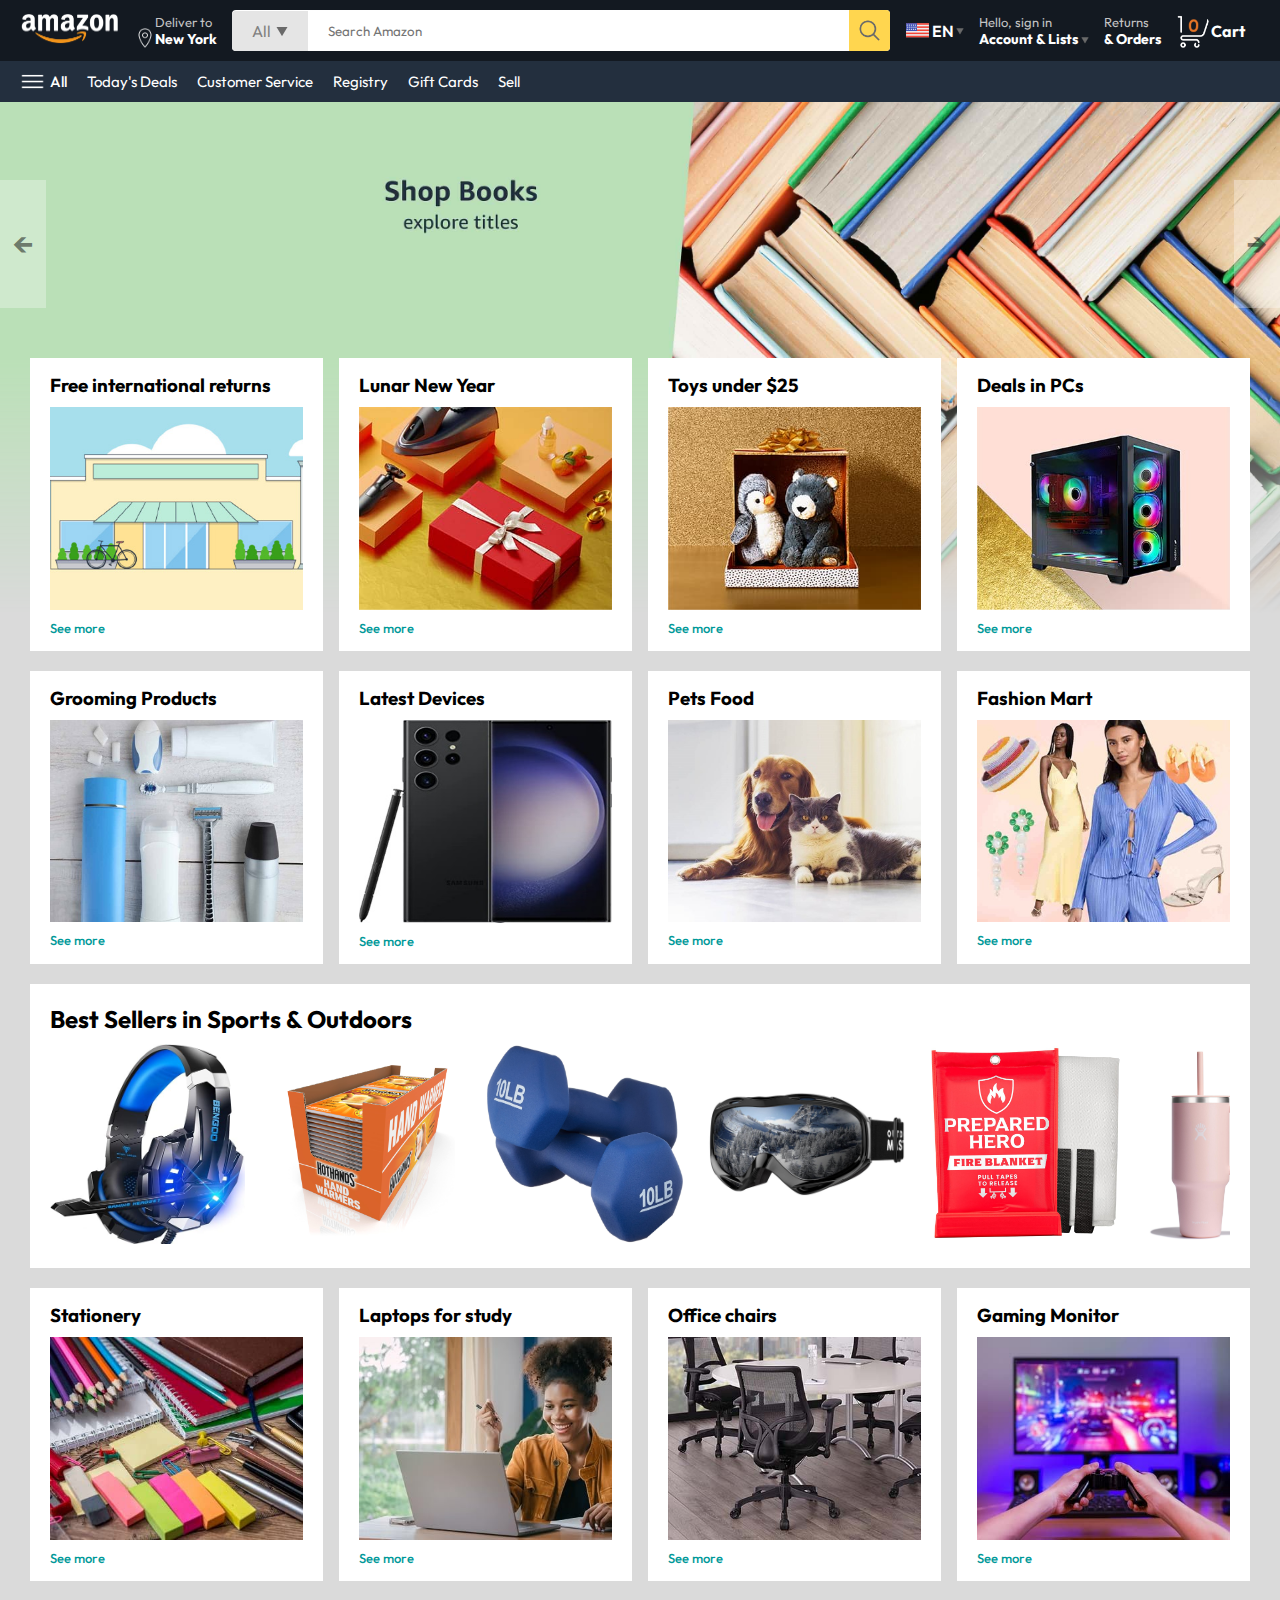
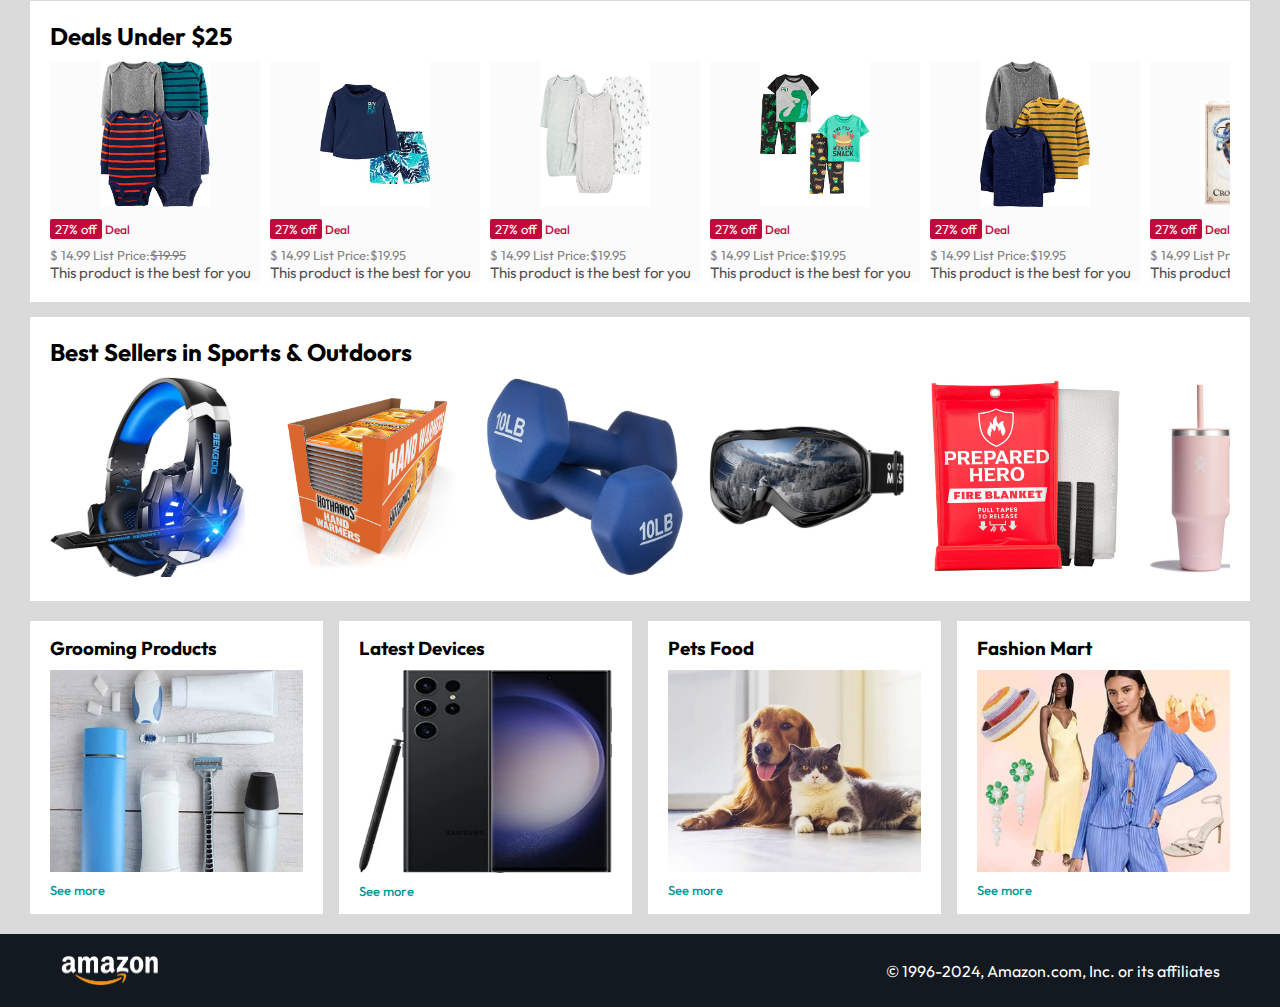
<file: index.html>
<!DOCTYPE html>
<html lang="en">
<head>
    <meta charset="UTF-8">
    <meta name="viewport" content="width=device-width, initial-scale=1.0">
    <title>Amazon clone</title>
    <link rel="stylesheet" href="style.css">
</head>
<body>
    <nav>
        <a href="/">
            <img src="images/amazon_logo.png" width="100px">
        </a>
        <div class="nav-country">
            <img src="images/location_icon.png" height="20px">
            <div>
                <p>Deliver to</p>
                <h1>New York</h1>
            </div>
        </div>
        <div class="nav-search">
            <div class="nav-search-category">
                <p>All</p>
                <img src="images/dropdown_icon.png" height="12px">
            </div>
            <input type="text" class="nav-search-input" placeholder="Search Amazon">
            <img src="images/search_icon.png" class="nav-search-icon">
        </div>
        <div class="language-field">
            <img src="images/us_flag.png" height="25px;">
            <p>EN</p>
            <img src="images/dropdown_icon.png" height="8px" class="lang-dropdown">
        </div>
        <div class="account-field">
            <p><a href="/signin.html">Hello, sign in</a></p>
            <h1>Account & Lists <img src="images/dropdown_icon.png" height="8px"></h1>
        </div>
        <div class="account-field">
            <p>Returns</p>
            <h1>& Orders</h1>
        </div>
        <a href="./signin.html" class="mob-user-icon" style="display:none;">
            <img src="./images/user.png">
        </a>
        <a href="/cart.html" class="nav-cart">
            <img src="images/cart_icon.png" width="35px">
            <h4>Cart</h4>
        </a>
    </nav>
    <div class="nav-bottom">
        <div>
            <img src="images/menu_icon.png" width="25px">
            <p>All</p>
        </div>
            <p>Today's Deals</p>
            <p>Customer Service</p>
            <p>Registry</p>
            <p>Gift Cards</p>
            <p>Sell</p>
    </div>
    <div class="header-slider">
        <a href="#" class="control-prev">&#8592</a>
        <a href="#" class="control-next">&#8594</a>
        <ul>
            <img src="images/header1.jpg" class="header-img">
            <img src="images/header2.jpg" class="header-img">
            <img src="images/header3.jpg" class="header-img">
            <img src="images/header4.jpg" class="header-img">
            <img src="images/header5.jpg" class="header-img">
            <img src="images/header6.jpg" class="header-img">
        </ul>
    </div>
    <div class="box-row header-box">
        <div class="box-col">
            <h3>Free international returns</h3>
            <img src="/images/box1-1.jpg">
            <a href="/">See more</a>
        </div>
        <div class="box-col">
            <h3>Lunar New Year</h3>
            <img src="/images/box1-2.jpg">
            <a href="/">See more</a>
        </div>
        <div class="box-col">
            <h3>Toys under $25</h3>
            <img src="/images/box1-3.jpg">
            <a href="/">See more</a>
        </div>
        <div class="box-col">
            <h3>Deals in PCs</h3>
            <img src="/images/box1-4.jpg">
            <a href="/">See more</a>
        </div>
    </div>
    <div class="box-row">
        <div class="box-col">
            <h3>Grooming Products</h3>
            <img src="/images/box2-1.jpg">
            <a href="/">See more</a>
        </div>
        <div class="box-col">
            <h3>Latest Devices</h3>
            <img src="/images/box2-2.jpg">
            <a href="/">See more</a>
        </div>
        <div class="box-col">
            <h3>Pets Food</h3>
            <img src="/images/box2-3.jpg">
            <a href="/">See more</a>
        </div>
        <div class="box-col">
            <h3>Fashion Mart</h3>
            <img src="/images/box2-4.jpg">
            <a href="/">See more</a>
        </div>
    </div>

    <div class="products-slider">
        <h2>Best Sellers in Sports & Outdoors</h2>
        <div class="products">
            <a href="/product.html" ><img src="images/product_img.jpg"></a> 
            <img src="images/product1-1.jpg">
            <img src="images/product1-2.jpg">
            <img src="images/product1-3.jpg">
            <img src="images/product1-4.jpg">
            <img src="images/product1-5.jpg">
            <img src="images/product1-6.jpg">
            <img src="images/product1-7.jpg">
            <img src="images/product1-8.jpg">
            <img src="images/product1-9.jpg">
            <img src="images/product1-10.jpg">
        </div>
    </div>
    
    <div class="box-row">
        <div class="box-col">
            <h3>Stationery</h3>
            <img src="/images/box3-1.jpg">
            <a href="/">See more</a>
        </div>
        <div class="box-col">
            <h3>Laptops for study</h3>
            <img src="/images/box3-2.jpg">
            <a href="/">See more</a>
        </div>
        <div class="box-col">
            <h3>Office chairs</h3>
            <img src="/images/box3-3.jpg">
            <a href="/">See more</a>
        </div>
        <div class="box-col">
            <h3>Gaming Monitor</h3>
            <img src="/images/box3-4.jpg">
            <a href="/">See more</a>
        </div>
    </div>

    <div class="products-slider-with-price">
        <h2>Deals Under $25</h2>
        <div class="products">
            <div class="product-card">
                <div class="product-img-container">
                    <img src="./images/product2-1.jpg">
                </div>
                <div class="product-offer">
                    <p>27% off</p> <span>Deal</span>
                </div>
                <p class="product-price">$ <span>14.99</span> List Price:<s>$19.95</s></p>
                <h4>This product is the best for you</h4>
            </div>
            <div class="product-card">
                <div class="product-img-container">
                    <img src="./images/product2-2.jpg">
                </div>
                <div class="product-offer">
                    <p>27% off</p> <span>Deal</span>
                </div>
                <p class="product-price">$ <span>14.99</span> List Price:$19.95</p>
                <h4>This product is the best for you</h4>
            </div>
            <div class="product-card">
                <div class="product-img-container">
                    <img src="./images/product2-3.jpg">
                </div>
                <div class="product-offer">
                    <p>27% off</p> <span>Deal</span>
                </div>
                <p class="product-price">$ <span>14.99</span> List Price:$19.95</p>
                <h4>This product is the best for you</h4>
            </div>
            <div class="product-card">
                <div class="product-img-container">
                    <img src="./images/product2-4.jpg">
                </div>
                <div class="product-offer">
                    <p>27% off</p> <span>Deal</span>
                </div>
                <p class="product-price">$ <span>14.99</span> List Price:$19.95</p>
                <h4>This product is the best for you</h4>
            </div>
            <div class="product-card">
                <div class="product-img-container">
                    <img src="./images/product2-5.jpg">
                </div>
                <div class="product-offer">
                    <p>27% off</p> <span>Deal</span>
                </div>
                <p class="product-price">$ <span>14.99</span> List Price:$19.95</p>
                <h4>This product is the best for you</h4>
            </div>
            <div class="product-card">
                <div class="product-img-container">
                    <img src="./images/product2-6.jpg">
                </div>
                <div class="product-offer">
                    <p>27% off</p> <span>Deal</span>
                </div>
                <p class="product-price">$ <span>14.99</span> List Price:$19.95</p>
                <h4>This product is the best for you</h4>
            </div>
            <div class="product-card">
                <div class="product-img-container">
                    <img src="./images/product2-7.jpg">
                </div>
                <div class="product-offer">
                    <p>27% off</p> <span>Deal</span>
                </div>
                <p class="product-price">$ <span>14.99</span> List Price:$19.95</p>
                <h4>This product is the best for you</h4>
            </div>
            <div class="product-card">
                <div class="product-img-container">
                    <img src="./images/product2-8.jpg">
                </div>
                <div class="product-offer">
                    <p>27% off</p> <span>Deal</span>
                </div>
                <p class="product-price">$ <span>14.99</span> List Price:$19.95</p>
                <h4>This product is the best for you</h4>
            </div>
            <div class="product-card">
                <div class="product-img-container">
                    <img src="./images/product2-9.jpg">
                </div>
                <div class="product-offer">
                    <p>27% off</p> <span>Deal</span>
                </div>
                <p class="product-price">$ <span>14.99</span> List Price:$19.95</p>
                <h4>This product is the best for you</h4>
            </div>
            <div class="product-card">
                <div class="product-img-container">
                    <img src="./images/product2-10.jpg">
                </div>
                <div class="product-offer">
                    <p>27% off</p> <span>Deal</span>
                </div>
                <p class="product-price">$ <span>14.99</span> List Price:$19.95</p>
                <h4>This product is the best for you</h4>
            </div>
            <div class="product-card">
                <div class="product-img-container">
                    <img src="./images/product2-11.jpg">
                </div>
                <div class="product-offer">
                    <p>27% off</p> <span>Deal</span>
                </div>
                <p class="product-price">$ <span>14.99</span> List Price:$19.95</p>
                <h4>This product is the best for you</h4>
            </div>
        </div>
    </div>
    
    <div class="products-slider">
        <h2>Best Sellers in Sports & Outdoors</h2>
        <div class="products">
            <a href="/product.html" ><img src="images/product_img.jpg"></a> 
            <img src="images/product1-1.jpg">
            <img src="images/product1-2.jpg">
            <img src="images/product1-3.jpg">
            <img src="images/product1-4.jpg">
            <img src="images/product1-5.jpg">
            <img src="images/product1-6.jpg">
            <img src="images/product1-7.jpg">
            <img src="images/product1-8.jpg">
            <img src="images/product1-9.jpg">
            <img src="images/product1-10.jpg">
        </div>
    </div>

    <div class="box-row">
        <div class="box-col">
            <h3>Grooming Products
            </h3>
            <img src="/images/box2-1.jpg">
            <a href="/">See more</a>
        </div>
        <div class="box-col">
            <h3>Latest Devices</h3>
            <img src="/images/box2-2.jpg">
            <a href="/">See more</a>
        </div>
        <div class="box-col">
            <h3>Pets Food</h3>
            <img src="/images/box2-3.jpg">
            <a href="/">See more</a>
        </div>
        <div class="box-col">
            <h3>Fashion Mart</h3>
            <img src="/images/box2-4.jpg">
            <a href="/">See more</a>
        </div>
    </div>

    <footer>
        <img src="./images/amazon_logo.png" width="100px">
        <p>© 1996-2024, Amazon.com, Inc. or its affiliates</p>
    </footer>
<script src="script.js"></script>
</body>
</html>
</file>
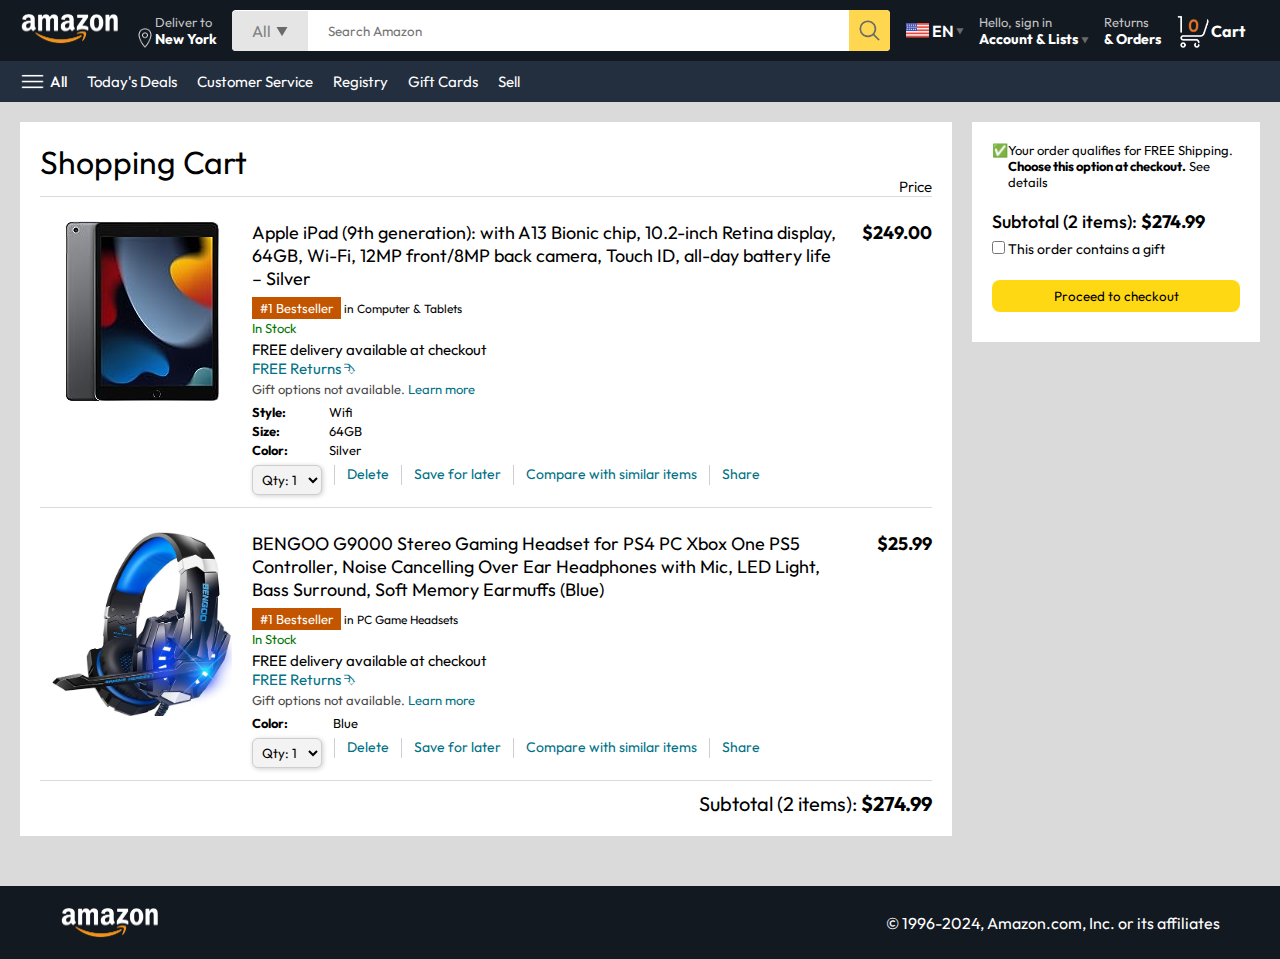
<file: cart.html>
<!DOCTYPE html>
<html lang="en">
<head>
    <meta charset="UTF-8">
    <meta name="viewport" content="width=device-width, initial-scale=1.0">
    <title>Cart</title>
    <link rel="stylesheet" href="style.css">
    <link rel="stylesheet" href="cart.css">
</head>
<body>
    <nav>
        <a href="/">
            <img src="images/amazon_logo.png" width="100px">
        </a>
        <div class="nav-country">
            <img src="images/location_icon.png" height="20px">
            <div>
                <p>Deliver to</p>
                <h1>New York</h1>
            </div>
        </div>
        <div class="nav-search">
            <div class="nav-search-category">
                <p>All</p>
                <img src="images/dropdown_icon.png" height="12px">
            </div>
            <input type="text" class="nav-search-input" placeholder="Search Amazon">
            <img src="images/search_icon.png" class="nav-search-icon">
        </div>
        <div class="language-field">
            <img src="images/us_flag.png" height="25px;">
            <p>EN</p>
            <img src="images/dropdown_icon.png" height="8px" class="lang-dropdown">
        </div>
        <div class="account-field">
            <p><a href="/signin.html">Hello, sign in</a></p>
            <h1>Account & Lists <img src="images/dropdown_icon.png" height="8px"></h1>
        </div>
        <div class="account-field">
            <p>Returns</p>
            <h1>& Orders</h1>
        </div>
        <a href="./signin.html" class="mob-user-icon" style="display: none">
            <img src="./images/user.png" />
          </a>
        <a href="" class="nav-cart">
            <img src="images/cart_icon.png" width="35px">
            <h4>Cart</h4>
        </a>
    </nav>
    <div class="nav-bottom">
        <div>
            <img src="images/menu_icon.png" width="25px">
            <p>All</p>
        </div>
            <p>Today's Deals</p>
            <p>Customer Service</p>
            <p>Registry</p>
            <p>Gift Cards</p>
            <p>Sell</p>
    </div>

    <div class="cart">
        <div class="cart-left">
            <h1>Shopping Cart</h1>
            <p class="price">Price</p>
            <hr>
            <div class="product-cart-list">
                <img src="./images/ipad_img.jpg" width="180px">
                <div>
                    <div class="product-cart-titleprice">
                        <p>Apple iPad (9th generation): with A13 Bionic chip, 10.2-inch Retina display, 64GB, Wi-Fi, 12MP front/8MP back camera, Touch ID, all-day battery life – Silver</p>
                        <p><b>$249.00</b></p>
                    </div>
                    <p class="product-cart-bestseller"><span>#1 Bestseller</span> in Computer & Tablets</p>
                    <p class="product-cart-stock">In Stock</p>
                    <p class="product-cart-delivery">FREE delivery available at checkout</p>
                    <p class="product-cart-returns">FREE Returns &#11191</p>
                    <p class="product-cart-giftoption">Gift options not available. <span>Learn more</span></p>

                    <div class="product-cart-specs">
                        <p><b>Style:</b></p><p>Wifi</p>
                        <p><b>Size:</b></p><p>64GB</p>
                        <p><b>Color:</b></p><p>Silver</p>
                    </div>

                    <div class="cart-list-action">
                        <select>
                            <option value="1">Qty: 1</option>
                            <option value="2">Qty: 2</option>
                            <option value="3">Qty: 3</option>
                            <option value="4">Qty: 4</option>
                            <option value="5">Qty: 5</option>
                        </select>
                        <hr>
                        <p class="action-btn">Delete</p>
                        <hr>
                        <p class="action-btn">Save for later</p>
                        <hr>
                        <p class="action-btn">Compare with similar items</p>
                        <hr>
                        <p class="action-btn">Share</p>
                    </div>
                </div>
            </div>

            <hr>

            <div class="product-cart-list">
                <img src="./images/product_img.jpg" width="180px">
                <div>
                    <div class="product-cart-titleprice">
                        <p>BENGOO G9000 Stereo Gaming Headset for PS4 PC Xbox One PS5 Controller, Noise Cancelling Over Ear Headphones with Mic, LED Light, Bass Surround, Soft Memory Earmuffs (Blue)</p>
                        <p><b>$25.99</b></p>
                    </div>
                    <p class="product-cart-bestseller"><span>#1 Bestseller</span> in PC Game Headsets</p>
                    <p class="product-cart-stock">In Stock</p>
                    <p class="product-cart-delivery">FREE delivery available at checkout</p>
                    <p class="product-cart-returns">FREE Returns &#11191</p>
                    <p class="product-cart-giftoption">Gift options not available. <span>Learn more</span></p>

                    <div class="product-cart-specs">
                        <p><b>Color:</b></p><p>Blue</p>
                    </div>

                    <div class="cart-list-action">
                        <select>
                            <option value="1">Qty: 1</option>
                            <option value="2">Qty: 2</option>
                            <option value="3">Qty: 3</option>
                            <option value="4">Qty: 4</option>
                            <option value="5">Qty: 5</option>
                        </select>
                        <hr>
                        <p class="action-btn">Delete</p>
                        <hr>
                        <p class="action-btn">Save for later</p>
                        <hr>
                        <p class="action-btn">Compare with similar items</p>
                        <hr>
                        <p class="action-btn">Share</p>
                    </div>
                </div>
            </div>

            <hr>
            <div class="cart-list-subtotal">
                Subtotal (2 items): <b>$274.99</b>
            </div>

        </div>
        <div class="cart-right">
            <div class="cart-free-delivery">
                <p>&#x2705</p>
                <p>Your order qualifies for FREE Shipping. <b>Choose this option at checkout.</b> See details</p>
            </div>
            <p class="cart-subtotal">Subtotal (2 items): <b>$274.99</b></p>
            <p class="cart-right-gift"> <input type="checkbox"> This order contains a gift</p>
            <button>Proceed to checkout</button>
        </div>
    </div>

    <footer class="footer-cart">
        <img src="./images/amazon_logo.png" width="100px">
        <p>© 1996-2024, Amazon.com, Inc. or its affiliates</p>
    </footer>

</body>
</html>
</file>
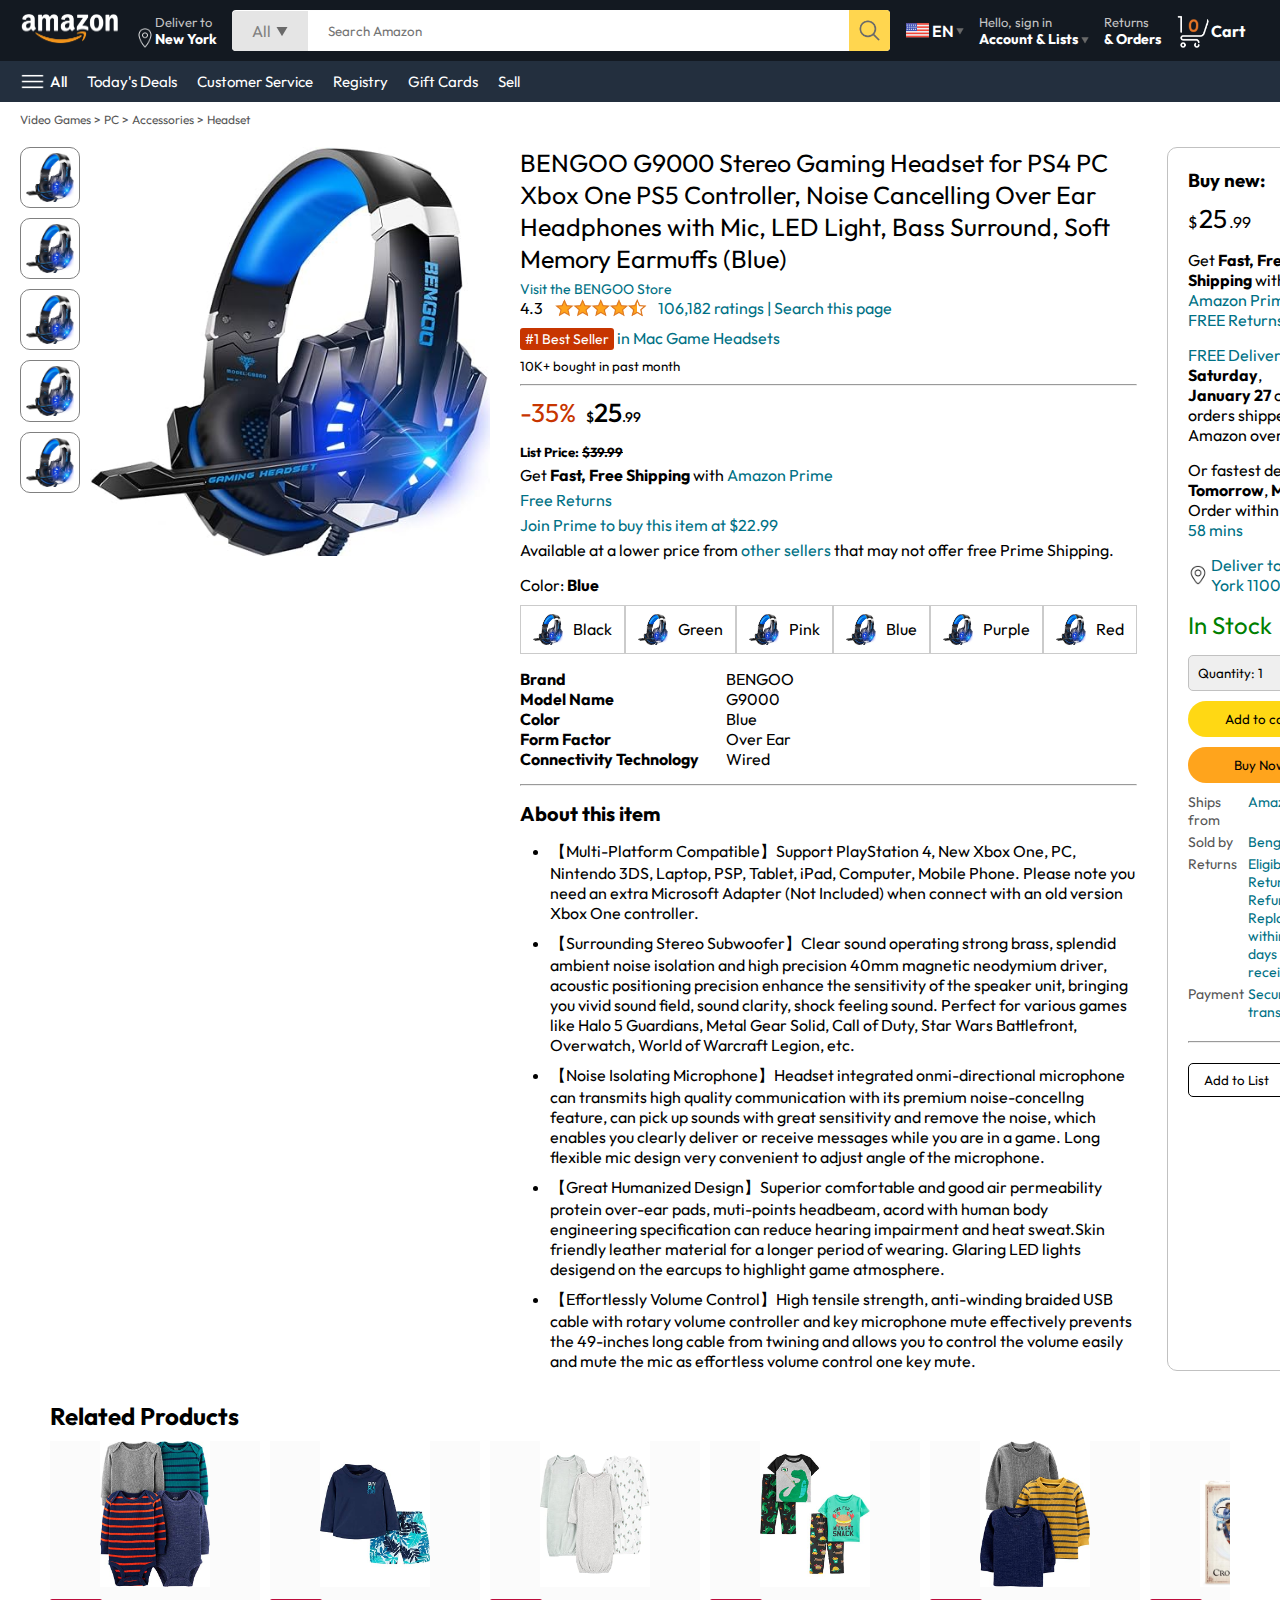
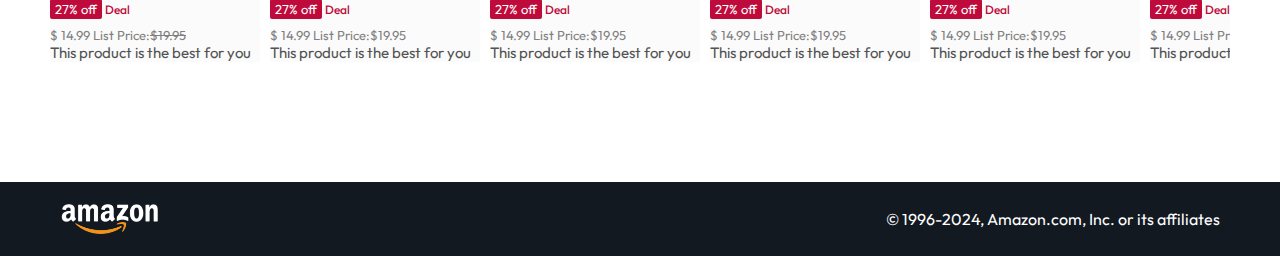
<file: product.html>
<!DOCTYPE html>
<html lang="en">
  <head>
    <meta charset="UTF-8" />
    <meta name="viewport" content="width=device-width, initial-scale=1.0" />
    <title>Product page</title>
    <link rel="stylesheet" href="style.css" />
    <link rel="stylesheet" href="product.css" />
  </head>
  <body>
    <nav>
      <a href="/">
        <img src="images/amazon_logo.png" width="100px" />
      </a>
      <div class="nav-country">
        <img src="images/location_icon.png" height="20px" />
        <div>
          <p>Deliver to</p>
          <h1>New York</h1>
        </div>
      </div>
      <div class="nav-search">
        <div class="nav-search-category">
          <p>All</p>
          <img src="images/dropdown_icon.png" height="12px" />
        </div>
        <input
          type="text"
          class="nav-search-input"
          placeholder="Search Amazon"
        />
        <img src="images/search_icon.png" class="nav-search-icon" />
      </div>
      <div class="language-field">
        <img src="images/us_flag.png" height="25px;" />
        <p>EN</p>
        <img
          src="images/dropdown_icon.png"
          height="8px"
          class="lang-dropdown"
        />
      </div>
      <div class="account-field">
        <p><a href="/signin.html">Hello, sign in</a></p>
        <h1>
          Account & Lists <img src="images/dropdown_icon.png" height="8px" />
        </h1>
      </div>
      <div class="account-field">
        <p>Returns</p>
        <h1>& Orders</h1>
      </div>
      <a href="./signin.html" class="mob-user-icon" style="display: none">
        <img src="./images/user.png" />
      </a>
      <a href="/cart.html" class="nav-cart">
        <img src="images/cart_icon.png" width="35px" />
        <h4>Cart</h4>
      </a>
    </nav>
    <div class="nav-bottom">
      <div>
        <img src="images/menu_icon.png" width="25px" />
        <p>All</p>
      </div>
      <p>Today's Deals</p>
      <p>Customer Service</p>
      <p>Registry</p>
      <p>Gift Cards</p>
      <p>Sell</p>
    </div>

    <p class="breadcrumbs">Video Games > PC > Accessories > Headset</p>

    <div class="product-display">
      <div class="product-d-image">
        <div class="product-icons">
          <img src="./images/product_img.jpg" width="60px" />
          <img src="./images/product_img.jpg" width="60px" />
          <img src="./images/product_img.jpg" width="60px" />
          <img src="./images/product_img.jpg" width="60px" />
          <img src="./images/product_img.jpg" width="60px" />
        </div>
        <div class="product-main-image">
          <img src="./images/product_img.jpg" width="400px" />
        </div>
      </div>
      <div class="product-d-details">
        <p class="product-title">
          BENGOO G9000 Stereo Gaming Headset for PS4 PC Xbox One PS5 Controller,
          Noise Cancelling Over Ear Headphones with Mic, LED Light, Bass
          Surround, Soft Memory Earmuffs (Blue)
        </p>
        <p class="brand-store">Visit the BENGOO Store</p>
        <div class="product-rating">
          <div>
            <div>4.3 <img src="./images/rating_img.png" height="20px" /></div>
            <p>106,182 ratings | Search this page</p>
          </div>
          <p><span>#1 Best Seller</span> in Mac Game Headsets</p>
          <h5>10K+ bought in past month</h5>
          <hr />
        </div>
        <div class="product-d-price">
          <div>
            <p>-35%</p>
            <h1>$<span>25</span>.99</h1>
          </div>
          <h5>List Price: <span>$39.99</span></h5>
          <p>Get <b>Fast, Free Shipping</b> with <span>Amazon Prime</span></p>
          <p><span>Free Returns</span></p>
          <p><span>Join Prime to buy this item at $22.99</span></p>
          <p>
            Available at a lower price from <span>other sellers</span> that may
            not offer free Prime Shipping.
          </p>
        </div>

        <div class="product-color-selection">
          <p>Color: <b>Blue</b></p>
          <div class="product-color-options">
            <div class="option">
              <img src="./images/product_img.jpg" width="30px" />
              <p>Black</p>
            </div>
            <div class="option">
              <img src="./images/product_img.jpg" width="30px" />
              <p>Green</p>
            </div>
            <div class="option">
              <img src="./images/product_img.jpg" width="30px" />
              <p>Pink</p>
            </div>
            <div class="option">
              <img src="./images/product_img.jpg" width="30px" />
              <p>Blue</p>
            </div>
            <div class="option">
              <img src="./images/product_img.jpg" width="30px" />
              <p>Purple</p>
            </div>
            <div class="option">
              <img src="./images/product_img.jpg" width="30px" />
              <p>Red</p>
            </div>
          </div>
        </div>

        <div class="product-info">
          <p><b>Brand</b></p>
          <p>BENGOO</p>
          <p><b>Model Name</b></p>
          <p>G9000</p>
          <p><b>Color</b></p>
          <p>Blue</p>
          <p><b>Form Factor</b></p>
          <p>Over Ear</p>
          <p><b>Connectivity Technology</b></p>
          <p>Wired</p>
        </div>
        <hr />
        <div class="product-description">
          <h1>About this item</h1>
          <ul>
            <li>
              【Multi-Platform Compatible】Support PlayStation 4, New Xbox One,
              PC, Nintendo 3DS, Laptop, PSP, Tablet, iPad, Computer, Mobile
              Phone. Please note you need an extra Microsoft Adapter (Not
              Included) when connect with an old version Xbox One controller.
            </li>
            <li>
              【Surrounding Stereo Subwoofer】Clear sound operating strong
              brass, splendid ambient noise isolation and high precision 40mm
              magnetic neodymium driver, acoustic positioning precision enhance
              the sensitivity of the speaker unit, bringing you vivid sound
              field, sound clarity, shock feeling sound. Perfect for various
              games like Halo 5 Guardians, Metal Gear Solid, Call of Duty, Star
              Wars Battlefront, Overwatch, World of Warcraft Legion, etc.
            </li>
            <li>
              【Noise Isolating Microphone】Headset integrated onmi-directional
              microphone can transmits high quality communication with its
              premium noise-concellng feature, can pick up sounds with great
              sensitivity and remove the noise, which enables you clearly
              deliver or receive messages while you are in a game. Long flexible
              mic design very convenient to adjust angle of the microphone.
            </li>
            <li>
              【Great Humanized Design】Superior comfortable and good air
              permeability protein over-ear pads, muti-points headbeam, acord
              with human body engineering specification can reduce hearing
              impairment and heat sweat.Skin friendly leather material for a
              longer period of wearing. Glaring LED lights desigend on the
              earcups to highlight game atmosphere.
            </li>
            <li>
              【Effortlessly Volume Control】High tensile strength, anti-winding
              braided USB cable with rotary volume controller and key microphone
              mute effectively prevents the 49-inches long cable from twining
              and allows you to control the volume easily and mute the mic as
              effortless volume control one key mute.
            </li>
          </ul>
        </div>
      </div>

      <div class="product-d-purchase">
        <div class="title">
          <h3>Buy new:</h3>
          <img src="./images/circle_icon.png" width="20px" />
        </div>
        <h1 class="price">$<span>25</span>.99</h1>
        <div class="gap">
          <p>Get <b>Fast, Free Shipping</b> with <span>Amazon Prime</span></p>
          <p><span>FREE Returns</span></p>
        </div>
        <div class="gap">
          <p><span>FREE Delivery</span> <b>Saturday</b>,</p>
          <p><b>January 27</b> on orders shipped by Amazon over $35</p>
        </div>
        <div class="gap">
          <p>
            Or fastest delivery <b>Tomorrow</b>, <b>May 23</b>. Order within
            <span>7 hrs 58 mins</span>
          </p>
        </div>
        <div class="delivery-location">
          <img src="./images/location_icon_dark.png" width="20px" />
          <p><span>Deliver to New York 110014</span></p>
        </div>
        <h2 class="product-stock">In Stock</h2>
        <select class="product-quantity">
          <option value="1">Quantity: 1</option>
          <option value="2">Quantity: 2</option>
          <option value="3">Quantity: 3</option>
        </select>
        <button class="btn">Add to cart</button>
        <button class="btn product-buy">Buy Now</button>
        <div class="product-seller-info">
          <p>Ships from</p>
          <p><span>Amazon</span></p>
          <p>Sold by</p>
          <p><span>Bengoo Inc.</span></p>
          <p>Returns</p>
          <p>
            <span
              >Eligible for Return, Refund or Replacement within 30 days of
              receipt</span
            >
          </p>
          <p>Payment</p>
          <p><span>Secure transaction</span></p>
        </div>
        <hr />
        <button class="product-add-list">Add to List</button>
      </div>
    </div>

    <div class="products-slider-with-price">
      <h2>Related Products</h2>
      <div class="products">
        <div class="product-card">
          <div class="product-img-container">
            <img src="./images/product2-1.jpg" />
          </div>
          <div class="product-offer">
            <p>27% off</p>
            <span>Deal</span>
          </div>
          <p class="product-price">
            $ <span>14.99</span> List Price:<s>$19.95</s>
          </p>
          <h4>This product is the best for you</h4>
        </div>
        <div class="product-card">
          <div class="product-img-container">
            <img src="./images/product2-2.jpg" />
          </div>
          <div class="product-offer">
            <p>27% off</p>
            <span>Deal</span>
          </div>
          <p class="product-price">$ <span>14.99</span> List Price:$19.95</p>
          <h4>This product is the best for you</h4>
        </div>
        <div class="product-card">
          <div class="product-img-container">
            <img src="./images/product2-3.jpg" />
          </div>
          <div class="product-offer">
            <p>27% off</p>
            <span>Deal</span>
          </div>
          <p class="product-price">$ <span>14.99</span> List Price:$19.95</p>
          <h4>This product is the best for you</h4>
        </div>
        <div class="product-card">
          <div class="product-img-container">
            <img src="./images/product2-4.jpg" />
          </div>
          <div class="product-offer">
            <p>27% off</p>
            <span>Deal</span>
          </div>
          <p class="product-price">$ <span>14.99</span> List Price:$19.95</p>
          <h4>This product is the best for you</h4>
        </div>
        <div class="product-card">
          <div class="product-img-container">
            <img src="./images/product2-5.jpg" />
          </div>
          <div class="product-offer">
            <p>27% off</p>
            <span>Deal</span>
          </div>
          <p class="product-price">$ <span>14.99</span> List Price:$19.95</p>
          <h4>This product is the best for you</h4>
        </div>
        <div class="product-card">
          <div class="product-img-container">
            <img src="./images/product2-6.jpg" />
          </div>
          <div class="product-offer">
            <p>27% off</p>
            <span>Deal</span>
          </div>
          <p class="product-price">$ <span>14.99</span> List Price:$19.95</p>
          <h4>This product is the best for you</h4>
        </div>
        <div class="product-card">
          <div class="product-img-container">
            <img src="./images/product2-7.jpg" />
          </div>
          <div class="product-offer">
            <p>27% off</p>
            <span>Deal</span>
          </div>
          <p class="product-price">$ <span>14.99</span> List Price:$19.95</p>
          <h4>This product is the best for you</h4>
        </div>
        <div class="product-card">
          <div class="product-img-container">
            <img src="./images/product2-8.jpg" />
          </div>
          <div class="product-offer">
            <p>27% off</p>
            <span>Deal</span>
          </div>
          <p class="product-price">$ <span>14.99</span> List Price:$19.95</p>
          <h4>This product is the best for you</h4>
        </div>
        <div class="product-card">
          <div class="product-img-container">
            <img src="./images/product2-9.jpg" />
          </div>
          <div class="product-offer">
            <p>27% off</p>
            <span>Deal</span>
          </div>
          <p class="product-price">$ <span>14.99</span> List Price:$19.95</p>
          <h4>This product is the best for you</h4>
        </div>
        <div class="product-card">
          <div class="product-img-container">
            <img src="./images/product2-10.jpg" />
          </div>
          <div class="product-offer">
            <p>27% off</p>
            <span>Deal</span>
          </div>
          <p class="product-price">$ <span>14.99</span> List Price:$19.95</p>
          <h4>This product is the best for you</h4>
        </div>
        <div class="product-card">
          <div class="product-img-container">
            <img src="./images/product2-11.jpg" />
          </div>
          <div class="product-offer">
            <p>27% off</p>
            <span>Deal</span>
          </div>
          <p class="product-price">$ <span>14.99</span> List Price:$19.95</p>
          <h4>This product is the best for you</h4>
        </div>
      </div>
    </div>
    <footer class="product-footer">
      <img src="./images/amazon_logo.png" width="100px" />
      <p>© 1996-2024, Amazon.com, Inc. or its affiliates</p>
    </footer>
    <script>
      const scrollContainer = document.querySelectorAll(".products");

      for (const item of scrollContainer) {
        item.addEventListener("wheel", (evt) => {
          evt.preventDefault();
          item.scrollLeft += evt.deltaY;
        });
      }
    </script>
  </body>
</html>
</file>
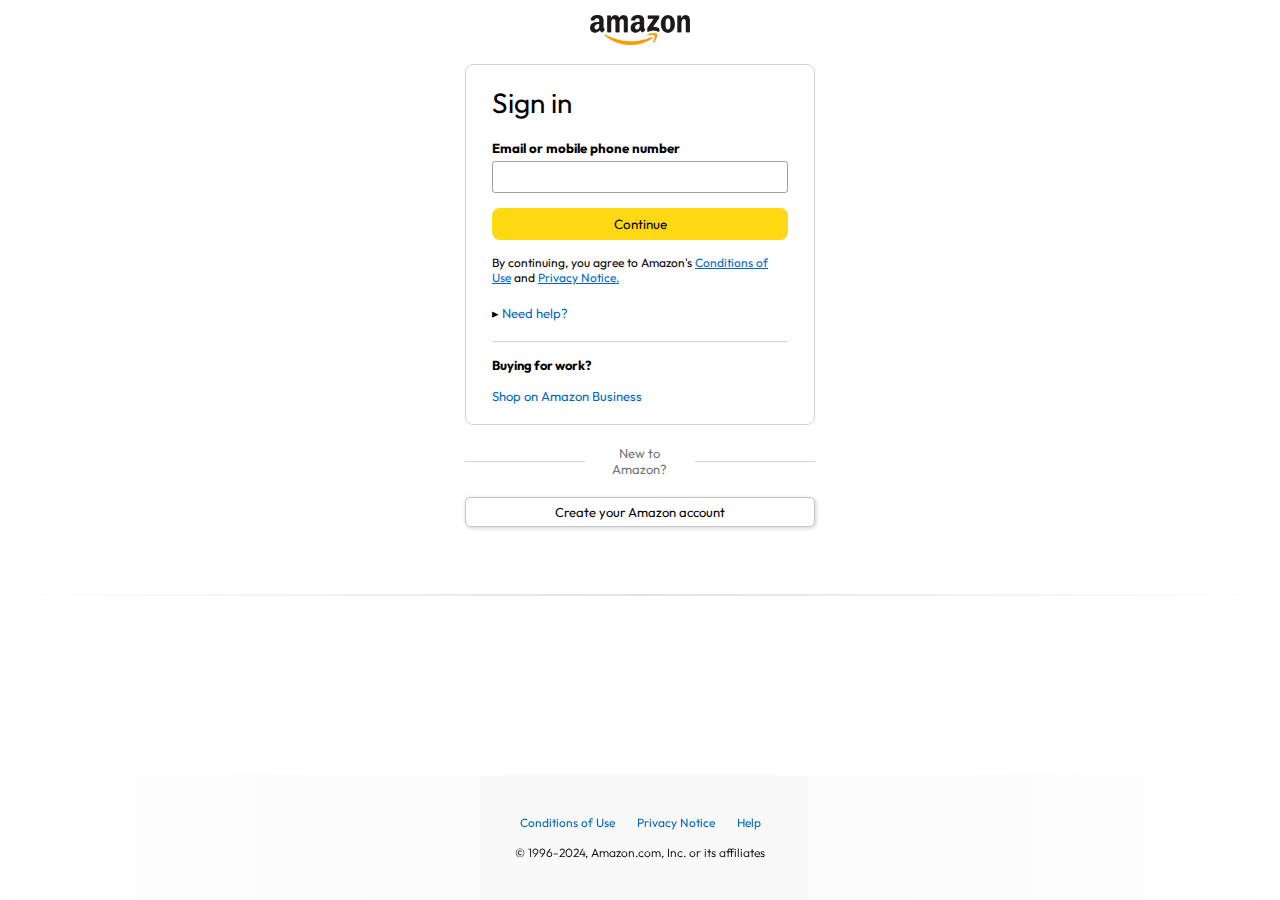
<file: signin.html>
<!DOCTYPE html>
<html lang="en">
<head>
    <meta charset="UTF-8">
    <meta name="viewport" content="width=device-width, initial-scale=1.0">
    <title>Sign in</title>
    <link rel="stylesheet" href="signin.css">
</head>
<body>
    <a href="/"><img class="logo" width="100px" src="./images/amazon_logo_dark.png"></a>
    <div class="signin-container">
        <h1 class="singin-title">Sign in</h1>
        <h5 class="input-label">Email or mobile phone number</h5>
        <input type="text">
        <button>Continue</button>
        <p class="signin-condition">By continuing, you agree to Amazon's <span><u>Conditions of Use</u></span> and <span><u>Privacy Notice.</u></span></p>
        <p class="signin-help">&#9656 <span>Need help?</span></p>
        <hr>
        <h4>Buying for work?</h4>
        <p class="signin-business"><span>Shop on Amazon Business</span></p>
    </div>
    <div class="signin-bottom">
        <hr>
        <p>New to Amazon?</p>
        <hr>
    </div>
    <a href="/signup.html"><button class="signin-signup-button">Create your Amazon account</button></a>
    <hr class="hr3">
    <footer>
        <div class="footer-links">
            <a href="#">Conditions of Use</a>
            <a href="#">Privacy Notice</a>
            <a href="#">Help</a>
        </div>
        <p class="footer-copyright">© 1996-2024, Amazon.com, Inc. or its affiliates</p>
    </footer>
</body>
</html>
</file>
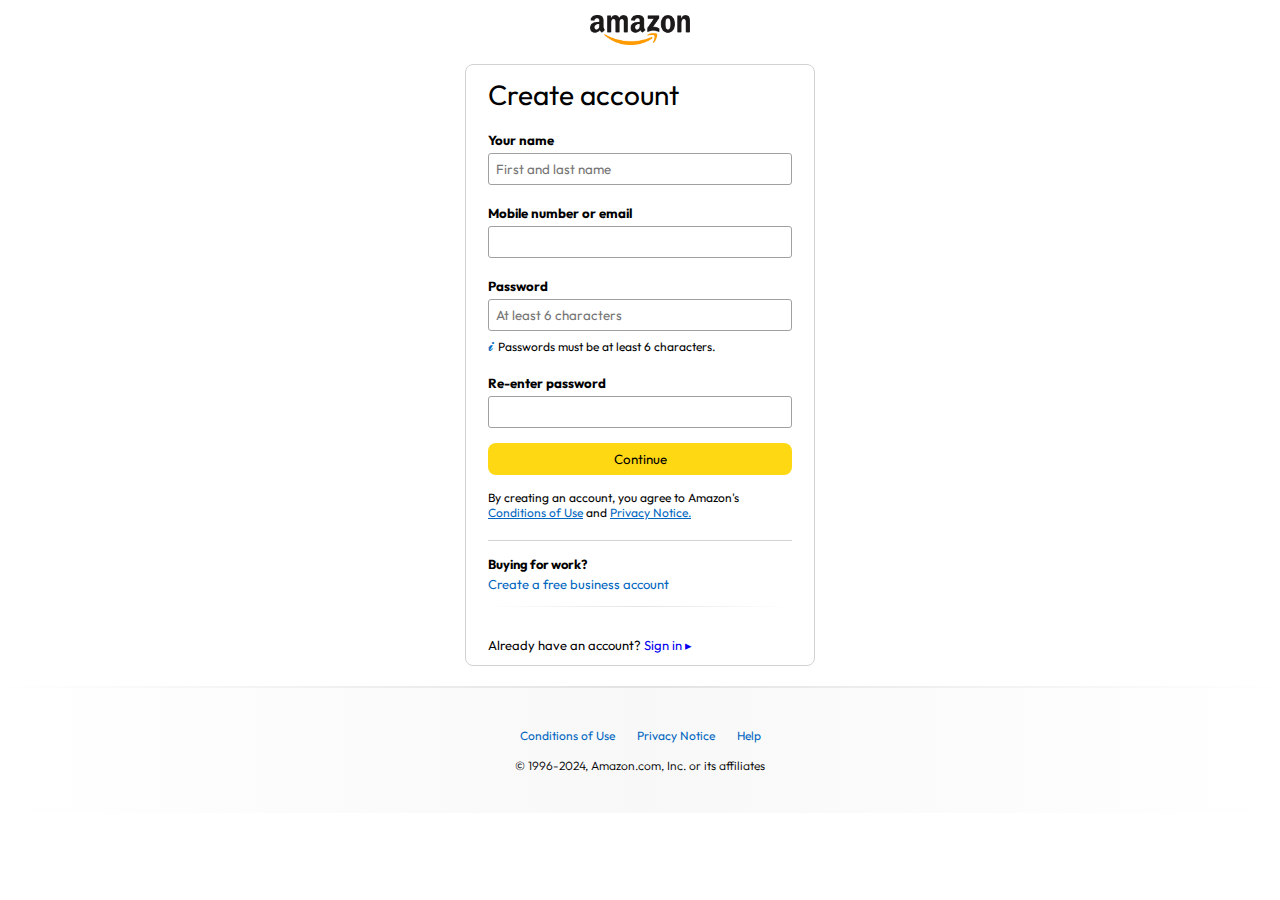
<file: signup.html>
<!DOCTYPE html>
<html lang="en">
<head>
    <meta charset="UTF-8">
    <meta name="viewport" content="width=device-width, initial-scale=1.0">
    <title>Sign up</title>
    <link rel="stylesheet" href="signup.css">
</head>
<body>
    <a href="/"><img class="logo" width="100px" src="./images/amazon_logo_dark.png"></a>
    <div class="signin-container">
        <h1 class="singin-title">Create account</h1>
        <h5 class="input-label">Your name</h5>
        <input type="text" placeholder="First and last name">
        <h5 class="input-label">Mobile number or email</h5>
        <input type="text">
        <h5 class="input-label">Password</h5>
        <input type="text" placeholder="At least 6 characters">
        <p class="password-condition"><span>𝓲</span>Passwords must be at least 6 characters.</p>
        <h5 class="input-label">Re-enter password</h5>
        <input type="text">
        <button>Continue</button>
        <p class="signin-condition">By creating an account, you agree to Amazon's <span><u>Conditions of Use</u></span> and <span><u>Privacy Notice.</u></span></p>
        <hr class="hr1">
        <h4>Buying for work?</h4>
        <p class="signin-business"><span>Create a free business account</span></p>
        <hr class="hr2">
        <p class="signin-end">Already have an account? <span><a href="/signin.html">Sign in &#9656</a></span></p>
    </div>
    <hr class="hr3">
    <footer>
        <div class="footer-links">
            <a href="#">Conditions of Use</a>
            <a href="#">Privacy Notice</a>
            <a href="#">Help</a>
        </div>
        <p class="footer-copyright">© 1996-2024, Amazon.com, Inc. or its affiliates</p>
    </footer>
</body>
</html>
</file>
<file: style.css>
@import url("https://fonts.googleapis.com/css2?family=Outfit:wght@100..900&display=swap");

* {
  padding: 0;
  margin: 0;
  box-sizing: border-box;
  font-family: Outfit;
}
body {
  background: #dadada;
}
a {
  text-decoration: none;
  color: inherit;
}
nav {
  display: flex;
  align-items: center;
  justify-content: space-between;
  color: #fff;
  padding: 10px 20px;
  background: #131921;
}
.nav-country {
  display: flex;
  align-items: end;
  margin-left: 15px;
  font-size: 13px;
  color: #c4c4c4;
}
.nav-country h1 {
  color: #fff;
  font-size: 14px;
}
.nav-search-category {
  display: flex;
  align-items: center;
  padding: 10px 20px;
  gap: 5px;
  background: #e5e5e5;
  border-radius: 4px 0 0 4px;
}
.nav-search {
  flex: 1;
  display: flex;
  align-items: center;
  background: #fff;
  color: gray;
  max-width: 1210px;
  margin-left: 15px;
  border-radius: 4px;
}
.nav-search-input {
  border: none;
  outline: none;
  width: 100%;
  padding-left: 20px;
}
.nav-search-icon {
  max-width: 41px;
  background: #ffd64f;
  padding: 8px;
  border-radius: 0 4px 4px 0;
}
.language-field {
  display: flex;
  align-items: center;
  gap: 2px;
  font-weight: 600;
  margin-left: 15px;
}
.account-field {
  margin-left: 15px;
}
.account-field p {
  font-size: 13px;
  color: #c4c4c4;
}
.account-field h1 {
  color: #fff;
  font-size: 14px;
}
.nav-cart {
  display: flex;
  align-items: center;
  margin: 0px 15px;
}
.nav-bottom {
  display: flex;
  align-items: center;
  background: #232f3e;
  color: #fff;
  font-size: 15px;
  padding: 8px 20px;
  gap: 20px;
  font-size: 15px;
}
.nav-bottom div {
  display: flex;
  align-items: center;
  font-weight: 500;
  gap: 5px;
}
.header-slider ul {
  display: flex;
  overflow-y: hidden;
}
.header-img {
  width: 100%;
  mask-image: linear-gradient(to bottom, #000000 50%, transparent 100%);
}
.header-slider a {
  position: absolute;
  top: 20%;
  font-weight: 600;
  font-size: 30px;
  text-decoration: none;
  cursor: pointer;
  z-index: 1;
  background: #ffffff4f;
  color: #0000007b;
  padding: 5vh 1vw;
}
.control-next {
  right: 0;
}
.box-row {
  display: flex;
  gap: 0px;
  flex-wrap: wrap;
  justify-content: space-between;
  row-gap: 20px;
  margin: 20px 30px;
}
.box-col {
  display: flex;
  flex-direction: column;
  background: #fff;
  max-width: 24%;
  min-width: 200px;
  padding: 15px 20px;
  gap: 10px;
  z-index: 1;
}
.box-col a {
  font-size: 13px;
  font-weight: 500;
  color: #009999;
}
.header-box {
  margin-top: -20vw;
}
.products-slider {
  background: #fff;
  margin: 0 30px;
  padding: 20px;
  margin-bottom: 15px;
}
.products-slider .products {
  display: flex;
  overflow-x: auto;
  margin-top: 10px;
  gap: 20px;
}
.products-slider .products img {
  max-width: 200px;
  max-height: 200px;
}
.products-slider .products::-webkit-scrollbar {
  display: none;
}
.products-slider-with-price {
  background: #fff;
  margin: 0 30px;
  padding: 20px;
  margin-bottom: 15px;
}
.products-slider-with-price .products {
  display: flex;
  overflow-x: auto;
  gap: 10px;
  margin-top: 10px;
}
.products-slider-with-price .products::-webkit-scrollbar {
  display: none;
}
.product-card {
  display: flex;
  flex-direction: column;
  justify-content: end;
  min-width: 210;
  background: #fbfbfb;
}
.product-card img {
  width: 110px;
  margin: 0 50px;
}
.product-offer p {
  background: #be0b3b;
  color: #fff;
  display: inline-block;
  padding: 2px 5px;
  border-radius: 2px;
  margin: 8px 0;
  font-size: 13px;
}
.product-offer span {
  color: #be0b3b;
  font-weight: 500;
  font-size: 12px;
}
.product-price {
  color: gray;
  font-size: 13px;
}
.product-card h4 {
  color: #525252;
  font-size: 15px;
  font-weight: 400;
}

footer {
  display: flex;
  align-items: center;
  justify-content: space-between;
  color: #fff;
  background-color: #131921;
  padding: 20px 60px;
}

/* media query */

@media only screen and (max-width: 900px) {
  nav {
    flex-wrap: wrap;
  }
  .nav-search {
    order: 7;
    margin: 15px 0 5px;
    min-width: 300px;
  }
  .header-slider a {
    top: 26%;
  }
  .box-col {
    max-width: 48%;
  }
}

@media only screen and (max-width: 600px) {
  .nav-country {
    display: none;
  }
  .language-field {
    display: none;
  }
  .account-field {
    display: none;
  }
  .nav-bottom {
    font-size: 13px;
    gap: 10px;
    overflow-x: scroll;
  }
  .nav-bottom::-webkit-scrollbar {
    display: none;
  }
  .nav-bottom p {
    text-wrap: nowrap;
  }
  .mob-user-icon {
    display: flex !important;
    flex: 1;
    justify-content: flex-end;
  }
  .mob-user-icon img {
    width: 25px;
  }
  .nav-cart h4 {
    display: none;
  }
  .nav-cart img {
    width: 25px;
  }
  .header-slider a {
    top: 24%;
    padding: 2vh 1vw;
    font-size: 15px;
  }
  .box-col {
    max-width: 100%;
    width: 100%;
  }
  footer {
    flex-direction: column;
    justify-content: center;
    font-size: 14px;
  }
}
</file>
<file: cart.css>
.cart {
  display: flex;
  margin: 20px;
  gap: 20px;
}
.cart-left {
  background: white;
  padding: 20px;
}
.cart-left h1 {
  font-size: 28;
  font-weight: 400;
  margin-bottom: 15px;
}
.cart-left hr {
  border: none;
  height: 1px;
  background: #dadada;
}
.product-cart-list {
  display: flex;
  align-items: start;
  gap: 20px;
  padding: 24px 0 12px 12px;
}
.product-cart-titleprice {
  display: flex;
  gap: 20px;
  font-size: 18px;
}
.product-cart-bestseller {
  font-size: 12px;
  margin-top: 10px;
}
.product-cart-bestseller span {
  font-size: 13px;
  color: #fff;
  background: #c45500;
  padding: 3px 8px;
}
.product-cart-stock {
  font-size: 13px;
  color: #007600;
  margin: 4px 0;
}
.product-cart-delivery {
  font-size: 15px;
}
.product-cart-returns {
  font-size: 15px;
  color: #007185;
  font-weight: 400;
}
.product-cart-giftoption {
  color: #494949;
  font-size: 13px;
  margin: 3px 0;
}
.product-cart-giftoption span {
  color: #007185;
}
.product-cart-specs {
  max-width: 150px;
  display: grid;
  grid-template-columns: auto auto;
  font-size: 13px;
  row-gap: 3px;
  margin: 7px 0;
}
.cart-list-action {
  display: flex;
  color: #007185;
  font-size: 14px;
  gap: 12px;
}
.cart-list-action hr {
  height: 20px;
  width: 1px;
  background: #cfcfcf;
}
.cart-list-action select {
  padding: 5px;
  border-radius: 6px;
  border: 1px solid #cecece;
  background: #f3f3f3;
  box-shadow: 1px 1px 5px #cecece;
}
.cart-list-subtotal {
  text-align: right;
  font-size: 20px;
  margin-top: 10px;
}
.price {
  margin-top: -20px;
  text-align: right;
  font-size: 15px;
  font-weight: 350;
}
.cart-right {
  background: white;
  padding: 20px;
  max-height: 220px;
  min-width: 280px;
}
.cart-free-delivery {
  display: flex;
  font-size: 13px;
}
.cart-subtotal {
  margin-top: 20px;
  font-size: 18px;
  font-weight: 500;
}
.cart-right-gift {
  margin: 7px 0;
  font-size: 14px;
}
.cart-right button {
  width: 100%;
  height: 32px;
  margin: 15px 0;
  background: #ffd814;
  border: none;
  border-radius: 8px;
  cursor: pointer;
}
.cart-right button:hover {
  background: #ebc712;
}
.footer-cart {
  margin-top: 50px;
}

/* media query */

@media (max-width: 900px) {
  .cart {
    flex-wrap: wrap;
  }
  .cart-right {
    margin: auto;
  }
}
@media (max-width: 600px) {
  .product-cart-list {
    padding: 24px 0;
  }
  .product-cart-list img {
    width: 80px;
  }
  .product-cart-titleprice {
    font-size: 14px;
  }
  .cart-right {
    min-width: 100%;
  }
  .product-cart-delivery {
    font-size: 13px;
  }
  .cart-list-action .action-btn:nth-last-child(1) {
    display: none;
  }
  .cart-list-action hr:nth-last-child(2) {
    display: none;
  }
  .cart-list-action .action-btn:nth-last-child(3) {
    display: none;
  }
  .cart-list-action hr:nth-last-child(4) {
    display: none;
  }
}
</file>
<file: product.css>
body {
  background: #fff;
}
.breadcrumbs {
  padding: 10px 20px;
  font-size: 12px;
  color: #565656;
}
.product-display {
  min-height: 100%;
  padding: 10px 20px;
  display: flex;
}
.product-d-image {
  display: flex;
  gap: 10px;
}
.product-icons {
  display: flex;
  flex-direction: column;
  gap: 10px;
}
.product-icons img {
  border: 1px solid gray;
  border-radius: 10px;
  padding: 5px;
}
.product-d-details {
  margin: 0 30px;
}
.product-title {
  font-size: 25px;
}
.brand-store {
  margin-top: 5px;
  color: #007185;
  font-size: 14px;
}
.product-rating {
  display: flex;
  flex-direction: column;
  gap: 10px;
}
.product-rating div {
  display: flex;
  align-items: center;
  gap: 10px;
}
.product-rating p {
  color: #007185;
}
.product-rating p span {
  color: #fff;
  background: #c73500;
  padding: 2px 5px;
  border-radius: 3px;
  font-size: 14px;
}
.product-rating h5 {
  font-weight: 400;
}
.product-d-price {
  display: flex;
  flex-direction: column;
  gap: 5px;
}
.product-d-price div {
  display: flex;
  align-items: center;
  gap: 10px;
  margin: 10px 0;
}
.product-d-price div p {
  font-size: 26px;
  color: #c73500;
}
.product-d-price div h1 {
  font-size: 14px;
  font-weight: 500;
}
.product-d-price div h1 span {
  font-size: 26px;
  font-weight: 500;
}
.product-d-price div h5 {
  font-size: 26px;
  font-weight: 400;
  color: #565656;
}
.product-d-price h5 span {
  text-decoration: line-through;
}
.product-d-price p span {
  color: #007185;
}
.product-color-selection {
  margin: 15px 0;
}
.product-color-options {
  display: flex;
  justify-content: space-between;
  margin-top: 10px;
}
.option {
  display: flex;
  align-items: center;
  padding: 8px 12px;
  border: 1px solid #cbcbcb;
  gap: 10px;
}
.product-info {
  display: grid;
  grid-template-columns: auto auto;
  max-width: 300px;
  margin-bottom: 15px;
}
.product-description h1 {
  font-size: 20px;
  margin: 15px 0;
}
.product-description ul {
  display: flex;
  flex-direction: column;
  gap: 10px;
  margin-left: 30px;
}
.product-d-purchase {
  width: 100%;
  max-width: 280px;
  border: 1px solid #c1c1c1;
  border-radius: 10px;
  padding: 20px;
}
.product-d-purchase .title {
  display: flex;
  justify-content: space-between;
  align-items: center;
}
.product-d-purchase .price {
  font-size: 16px;
  font-weight: 400;
  margin: 10px 0;
}
.product-d-purchase .price span {
  font-size: 26px;
  padding: 2px;
}
.product-d-purchase .gap {
  margin: 15px 0;
}
.product-d-purchase p span {
  color: #007185;
}
.delivery-location {
  display: flex;
  align-items: center;
  gap: 3px;
}
.product-stock {
  margin: 15px 0;
  color: green;
  font-weight: 400;
}
.product-quantity {
  padding: 8px 5px;
  outline: none;
  width: 100%;
  border-radius: 5px;
  background: #efefef;
  border-color: #c1c1c1;
}
.product-d-purchase .btn {
  outline: none;
  border: none;
  background: #c1c1c1;
  width: 100%;
  padding: 10px 0;
  margin-top: 10px;
  border-radius: 50px;
  background: #ffd814;
  cursor: pointer;
}
.product-d-purchase .product-buy {
  background: #ffa41c;
}
.product-seller-info {
  display: grid;
  grid-template-columns: auto auto;
  gap: 4px;
  font-size: 14px;
  color: #565656;
  margin-top: 10px;
}
.product-seller-info span {
  color: #007185;
}
.product-d-purchase hr {
  margin: 20px 0;
}
.product-add-list {
  width: 100%;
  padding: 8px 15px;
  border-radius: 5px;
  border: 1px solid #000;
  text-align: start;
  background: white;
  cursor: pointer;
}
.product-footer {
  margin-top: 100px;
}

/* media query */

@media (max-width: 900px) {
  .product-display {
    flex-wrap: wrap;
  }
  .product-d-purchase {
    margin: 20px auto 10px;
    max-width: 50%;
  }
}
@media (max-width: 600px) {
  .product-icons {
    display: none;
  }
  .product-main-image img {
    width: 100%;
    padding: 20px;
  }
  .option {
    padding: 6px 8px;
  }
  .option p {
    display: none;
  }
  .product-d-purchase {
    margin: 20px auto 10px;
    max-width: 90%;
  }
}
</file>
<file: signin.css>
@import url("https://fonts.googleapis.com/css2?family=Outfit:wght@100..900&display=swap");

* {
  padding: 0;
  margin: 0;
  box-sizing: border-box;
  font-family: Outfit;
}
body {
  background: #fff;
  text-align: center;
  font-family: Outfit;
  min-height: 100vh;
}
.logo {
  margin-top: 15px;
}
.signin-container {
  max-width: 350px;
  border: 1px solid #d2d2d2;
  margin: auto;
  margin-top: 15px;
  padding: 20px 26px;
  border-radius: 8px;
  text-align: left;
}
.singin-title {
  font-size: 28px;
  font-weight: 400;
}
.input-label {
  margin-top: 20px;
}
.signin-container input {
  width: 100%;
  height: 32px;
  margin-top: 5px;
  padding: 3px 7px;
  border-radius: 3px;
  border: 1px solid #a0a0a0;
}
.signin-container input:focus {
  outline: 3px solid #c2f2ff;
}
.signin-container button {
  width: 100%;
  height: 32px;
  margin: 15px 0;
  background-color: #ffd814;
  border: none;
  border-radius: 8px;
  cursor: pointer;
}
.signin-container button:hover {
  background-color: #ebc712;
}
.signin-condition {
  font-size: 12px;
}
.signin-container span {
  color: #0066c0;
}
.signin-help {
  font-size: 13px;
  margin: 20px 0;
}
.signin-container hr {
  border: none;
  height: 1px;
  background: #d4d4d4;
}
.signin-container h4 {
  margin: 15px 0;
  font-size: 13px;
}
.signin-business {
  font-size: 13px;
}
.signin-bottom {
  width: 350px;
  font-size: 13px;
  color: #737373;
  margin: 20px auto;
  display: flex;
  align-items: center;
  justify-content: center;
  gap: 6px;
}
.signin-bottom hr {
  width: 120px;
  border: none;
  background: #d4d4d4;
  height: 1px;
}
.signin-signup-button {
  background-color: #fff;
  border: 1px solid #c3c3c3;
  border-radius: 5px;
  box-shadow: 1px 1px 5px #d2d2d2;
  cursor: pointer;
  width: 350px;
  height: 30px;
  font-size: 13px;
}
.signin-signup-button:hover {
  background-color: #f1f1f1;
}
/* footer{
    width:100%;
    height:auto;
    max-height:200px;
    margin-top:20px;
    padding:20px 0;
    position:fixed;
    bottom:0;
    background:linear-gradient(to bottom, #f4f4f4, #fff);
    border:2px solid #ededed;
    font-size:12px;
}
footer .footer-links{
    display:flex;
    justify-content:center;
    gap:30px;
    margin-bottom:20px;
}
footer .footer-links a{
    text-decoration:none;
    color:#0066c0;
} */
.hr3 {
  border: 0;
  height: 1.5px;
  background-image: linear-gradient(
    to right,
    rgb(255, 255, 255),
    #dadadac4,
    rgb(255, 255, 255)
  );
  margin-top: 67px;
}
footer {
  width: 100%;
  height: auto;
  max-height: 200px;
  padding: 40px 0;
  bottom: 0;
  background: linear-gradient(
    to right,
    rgb(255, 255, 255),
    #dadada30,
    rgb(255, 255, 255)
  );
  font-size: 12px;
  display: flex;
  flex-direction: column;
  gap: 15px;
  position: fixed;
}
footer .footer-links {
  display: flex;
  justify-content: center;
  gap: 22px;
  font-size: 12px;
}
footer .footer-links a {
  text-decoration: none;
  color: #0066c0;
}
.footer-copyright {
  font-size: 12px;
  font-weight: 320;
}
</file>
<file: signup.css>
@import url('https://fonts.googleapis.com/css2?family=Outfit:wght@100..900&display=swap');

*{
    padding: 0;
    margin: 0;
    box-sizing: border-box;
    font-family: Outfit;
}
body{
    background:#fff;
    text-align:center;
    font-family:Outfit;
    min-height:100vh;
}
.logo{
    margin-top:15px;
}
.signin-container{
    max-width:350px;
    border:1px solid #d2d2d2;
    margin:auto;
    margin-top:15px;
    padding:12px 22px;
    border-radius:8px;
    text-align:left;
    margin-bottom:20px;
}
.singin-title{
    font-size:28px;
    font-weight:400;
}
.input-label{
    margin-top:20px;
}
.signin-container input{
    width:100%;
    height:32px;
    margin-top:5px;
    padding:3px 7px;
    border-radius:3px;
    border:1px solid #a0a0a0;
}
.signin-container input:focus{
    outline:3px solid #c2f2ff;
}
.signin-container button{
    width:100%;
    height:32px;
    margin:15px 0;
    background-color:#ffd814;
    border:none;
    border-radius:8px;
    cursor:pointer;
}
.signin-container button:hover{
    background-color:#ebc712;
}
.signin-condition{
    font-size:12px;
    margin-bottom:20px;
}
.password-condition{
    font-size:12px;
    margin-top:5px;
}
.password-condition span{
    margin-right:5px;
    font-size:15px;
}
.signin-container span{
    color:#0066c0;
}
.hr1{
    border:none;
    height:1px;
    background:#d4d4d4;
    background:rgb(212, 212, 212);
}
.signin-container h4{
    margin:15px 0 4px 0;
    font-size:13px;
}
.signin-end{
    font-size:13px;
    padding:30px 0 0 0;
}
.signin-end a{
    text-decoration: none;
}
.signin-end a:visited{
    color: inherit;
}
.signin-end a:hover{
    color:#c45500;
    text-decoration: underline;
}
.hr2{
    margin-top:14px;
    border: 0;
    height: 1px;
    background-image: linear-gradient(to right, rgba(0, 0, 0, 0), rgba(212, 212, 212, 0.600), rgba(0, 0, 0, 0));
}
.hr3{
    border: 0;
    height: 1.5px;
    background-image: linear-gradient(to right, rgb(255, 255, 255), #dadadac4, rgb(255, 255, 255));
}
.signin-business{
    font-size:13px;
}
footer{
    width:100%;
    height:auto;
    max-height:200px;
    padding:40px 0;
    bottom:0;
    background:linear-gradient(to right, rgb(255, 255, 255), #dadada30, rgb(255, 255, 255));
    font-size:12px;
    display:flex;
    flex-direction:column;
    gap:15px;
}
footer .footer-links{
    display:flex;
    justify-content:center;
    gap:22px;
    font-size:12px;
}
footer .footer-links a{
    text-decoration:none;
    color:#0066c0;
}
.footer-copyright{
    font-size:12px;
    font-weight:320;
}
</file>
